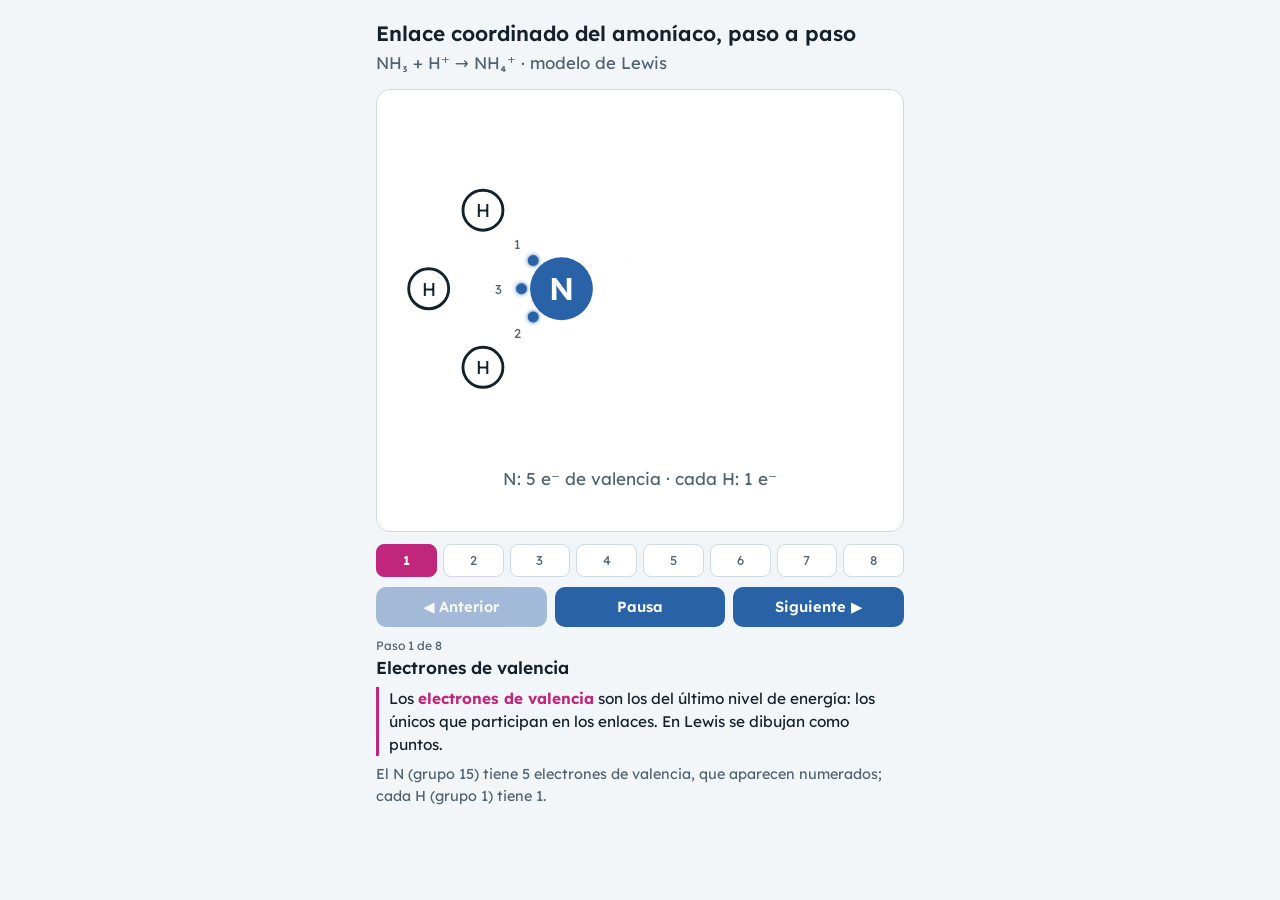
<file: recursos/enlace-coordiado-amoniaco.html>
<!DOCTYPE html>
<html lang="es">
<head>
<meta charset="utf-8">
<meta name="viewport" content="width=device-width, initial-scale=1, viewport-fit=cover">
<title>Enlace coordinado del amoníaco, paso a paso (Lewis)</title>
<link rel="stylesheet" href="https://fonts.googleapis.com/css2?family=Lexend:wght@400;600&display=swap">
<style>
:root{--bg:#f3f6f9;--surface:#fff;--ink:#14212b;--muted:#516270;--n:#2a62a8;--on:#fff;--pair:#c0267c;--h:#0e7c70;--line:#cfd9e1;
box-sizing:border-box;padding-top:env(safe-area-inset-top,0px);padding-bottom:env(safe-area-inset-bottom,0px)}
@media (prefers-color-scheme:dark){:root:not([data-theme="light"]){--bg:#0e1820;--surface:#15232d;--ink:#e8eff4;--muted:#9fb2c0;--n:#6aa9e8;--on:#0e1820;--pair:#ff7ac6;--h:#3fd0bd;--line:#2b3d4a}}
:root[data-theme="dark"]{--bg:#0e1820;--surface:#15232d;--ink:#e8eff4;--muted:#9fb2c0;--n:#6aa9e8;--on:#0e1820;--pair:#ff7ac6;--h:#3fd0bd;--line:#2b3d4a}
html{scroll-padding-top:env(safe-area-inset-top,0px)}
*{box-sizing:border-box}
body{margin:0;background:var(--bg);color:var(--ink);font-family:"Lexend",system-ui,-apple-system,"Segoe UI",sans-serif;line-height:1.5}
main{max-width:560px;margin:0 auto;padding:20px 16px 28px}
h1{font-size:1.3rem;line-height:1.25;margin:0 0 4px;font-weight:600}
.sub{margin:0 0 14px;color:var(--muted);font-size:1.05rem}
.stage{background:var(--surface);border:1px solid var(--line);border-radius:14px;padding:6px}
svg{display:block;width:100%;height:auto}
svg text{font-family:inherit;text-anchor:middle;dominant-baseline:central}
.dots{display:flex;gap:6px;margin:12px 0 0}
.dots button{flex:1;font:inherit;font-size:.8rem;padding:6px 0;border-radius:8px;border:1px solid var(--line);background:var(--surface);color:var(--muted);cursor:pointer}
.dots button[aria-current=step]{background:var(--pair);border-color:var(--pair);color:var(--on);font-weight:600}
.row{display:flex;gap:8px;margin:10px 0 4px}
.row button{flex:1;font:inherit;font-weight:600;font-size:.92rem;padding:9px 6px;border-radius:10px;border:0;background:var(--n);color:var(--on);cursor:pointer}
.row button:disabled{opacity:.4;cursor:default}
button:focus-visible{outline:3px solid var(--pair);outline-offset:2px}
.card{margin-top:10px;font-size:.96rem}
.card h2{font-size:1.08rem;margin:0 0 6px;font-weight:600}
.card h2 small{display:block;color:var(--muted);font-weight:400;font-size:.76rem}
.card p{margin:0 0 8px}
.card .def{border-left:3px solid var(--pair);padding-left:10px}
.card b{color:var(--pair)}
.card .see{color:var(--muted);font-size:.9rem}
</style>
</head>
<body>
<main>
<h1>Enlace coordinado del amoníaco, paso a paso</h1>
<p class="sub">NH₃ + H⁺ → NH₄⁺ · modelo de Lewis</p>
<div class="stage">
<svg viewBox="0 0 360 300" role="img" aria-label="Animación paso a paso, en el modelo de Lewis, del enlace coordinado entre NH₃ y H⁺">
<defs><filter id="gl" x="-100%" y="-100%" width="300%" height="300%"><feGaussianBlur stdDeviation="1.6" result="b"/><feMerge><feMergeNode in="b"/><feMergeNode in="SourceGraphic"/></feMerge></filter></defs>
<g id="sc"></g>
</svg>
</div>
<div class="dots" id="dots"></div>
<div class="row"><button id="pv" type="button">◀ Anterior</button><button id="au" type="button">Pausa</button><button id="nx" type="button">Siguiente ▶</button></div>
<div class="card" id="card"></div>
</main>
<script>
(function(){
var $=function(i){return document.getElementById(i)},PI=Math.PI,cos=Math.cos,sin=Math.sin;
var cl=function(x){return Math.min(1,Math.max(0,x))},es=function(x){return x*x*(3-2*x)},L=function(a,b,k){return a+(b-a)*k},f=function(n){return +n.toFixed(1)};
var C=function(x,y,r,a){return '<circle cx="'+f(x)+'" cy="'+f(y)+'" r="'+f(r)+'" '+(a||'')+'/>'};
var X=function(x,y,s,a){return '<text x="'+f(x)+'" y="'+f(y)+'" '+(a||'')+'>'+s+'</text>'};
var E=function(x,y,c,k,o){return k*o>.01?C(x,y,3.8*k,'fill="var('+c+')" filter="url(#gl)" opacity="'+o+'"'):''};
var N=[125,135],HS=[[70,80],[70,190],[32,135]],TH=HS.map(function(h){return Math.atan2(h[1]-N[1],h[0]-N[0])});
var SL=['N: 5 e⁻ de valencia · cada H: 1 e⁻','3 pares compartidos = 6 e⁻ enlazantes','6 + 2 = 8 e⁻ → octeto completo','H⁺: 0 e⁻ · orbital 1s vacío','el N dona el par · el H⁺ lo acepta','el par se dirige hacia el H⁺','','NH₄⁺: carga formal del N = 5 − 0 − 4 = +1'];
var ST=[
["Electrones de valencia","Los <b>electrones de valencia</b> son los del último nivel de energía: los únicos que participan en los enlaces. En Lewis se dibujan como puntos.","El N (grupo 15) tiene 5 electrones de valencia, que aparecen numerados; cada H (grupo 1) tiene 1."],
["Enlace covalente","Un <b>enlace covalente</b> es un par de electrones compartido entre dos átomos: cada uno aporta un electrón.","Cada electrón del H se junta con uno del N (azul y verde). Cada par compartido se dibuja como una raya: 3 enlaces N–H."],
["Par libre y octeto","Un <b>par libre</b> (o solitario) es un par de valencia que no forma enlace. La <b>regla del octeto</b> dice que los átomos tienden a rodearse de 8 electrones (el H, de 2).","El N usa 3 pares en enlaces (6 e⁻) y guarda 2 en un par libre (en rosa): 6 + 2 = 8."],
["El ion H⁺","Un <b>catión</b> es un átomo que perdió electrones. El H⁺ es un protón: sin electrones y con el orbital 1s vacío.","Al H de la derecha se le escapa el único electrón (−e⁻) y queda con carga +1 y un hueco que puede alojar 2 electrones."],
["Base y ácido de Lewis","Una <b>base de Lewis</b> dona un par de electrones; un <b>ácido de Lewis</b> lo acepta.","El NH₃ es la base (tiene par libre) y el H⁺ es el ácido (orbital vacío). Las líneas punteadas muestran su atracción."],
["Aproximación y flecha curva","La <b>flecha curva</b> indica el movimiento de un par de electrones: nace en el par y apunta adonde se formará el enlace.","El H⁺ se acerca al par libre del N y la flecha rosa va desde el par hacia el H⁺."],
["Enlace covalente coordinado","Un <b>enlace covalente coordinado</b> (o dativo) es un enlace covalente en el que los dos electrones los aporta un solo átomo, el donante; el aceptor no aporta ninguno.","El par rosa pasa a ser compartido y se forma la raya rosa (a veces se escribe N → H). El recuadro compara 1 + 1 con 2 + 0."],
["El ion amonio, NH₄⁺","La <b>carga formal</b> = e⁻ de valencia − e⁻ no enlazantes − ½ e⁻ enlazantes.","En el N: 5 − 0 − ½·8 = +1, por eso el ion es NH₄⁺. Ya formado, los 4 enlaces son idénticos (la raya rosa se vuelve igual) y forman un tetraedro de 109,5°."]
];
function scene(t,w){
 var s='',i,sh=es(cl(t-1)),k3=es(cl(t-3)),hx=L(300,215,es(cl(t-5))),b=es(cl(t-6)),b2=cl((t-6.4)/.4),ion=cl(t-7),eq=cl((t-7.3)/.5),mid=(N[0]+hx)/2,y=N[1];
 var pop=function(i){return t>=1?1:es(cl(t*6-i))},dop=1-cl((t-2)*2);
 // enlaces N–H y halos
 HS.forEach(function(h,i){var pl=.5+.5*sin(w*3+i*1.6);
  s+='<line x1="'+N[0]+'" y1="'+y+'" x2="'+h[0]+'" y2="'+h[1]+'" stroke="var(--n)" stroke-width="9" stroke-linecap="round" opacity="'+(.22*ion*pl)+'"/>';
  if(sh>.5)s+='<line x1="'+N[0]+'" y1="'+y+'" x2="'+h[0]+'" y2="'+h[1]+'" pathLength="1" stroke-dasharray="1" stroke-dashoffset="'+(1-cl((sh-.5)*2))+'" stroke="var(--ink)" stroke-width="2.5" stroke-linecap="round"/>'});
 s+='<line x1="'+N[0]+'" y1="'+y+'" x2="'+hx+'" y2="'+y+'" stroke="var(--n)" stroke-width="9" stroke-linecap="round" opacity="'+(.22*ion*(.5+.5*sin(w*3+5)))+'"/>';
 if(b>.01){s+='<line x1="'+(N[0]+22)+'" y1="'+y+'" x2="'+(hx-14)+'" y2="'+y+'" pathLength="1" stroke-dasharray="1" stroke-dashoffset="'+(1-b)+'" stroke="var(--pair)" stroke-width="4.5" stroke-linecap="round" opacity="'+(1-eq)+'"/>'
  +'<line x1="'+(N[0]+22)+'" y1="'+y+'" x2="'+(hx-14)+'" y2="'+y+'" stroke="var(--ink)" stroke-width="2.5" stroke-linecap="round" opacity="'+(eq*b)+'"/>'}
 // átomos
 HS.forEach(function(h){s+=C(h[0],h[1],14,'fill="var(--surface)" stroke="var(--ink)" stroke-width="2"')+X(h[0],h[1],'H','fill="var(--ink)" font-size="13"')});
 s+=C(N[0],y,22,'fill="var(--n)"')+X(N[0],y,'N','fill="var(--on)" font-size="22" font-weight="600"');
 // H de la derecha: pierde su electrón y se vuelve H⁺
 var ra=cl((t-2.85)*6),hol=ra*k3*(1-b2),sol=ra*(1-k3*(1-b2)),hc=k3>.5&&b2<.5;
 s+=C(hx,y,14,'fill="var(--surface)" stroke="var(--ink)" stroke-width="2" opacity="'+sol+'"')+C(hx,y,14,'fill="var(--surface)" stroke="var(--h)" stroke-width="2.5" stroke-dasharray="4 3" opacity="'+hol+'"')
  +X(hx,y,hc?'H⁺':'H','fill="var('+(hc?'--h':'--ink')+')" font-size="13" opacity="'+ra+'"');
 if(k3<1&&ra>0){var a=w*2.2;s+=E(hx+14*cos(a)+k3*60,y+14*sin(a)-k3*26,'--h',1,ra*(1-cl(k3*1.3)))}
 s+=X(hx+44,y-38,'−e⁻','fill="var(--h)" font-size="12" opacity="'+(cl((k3-.3)*3)*(1-cl((t-4)*3)))+'"');
 s+=C(hx+14,y-17,7,'fill="var(--surface)" stroke="var(--h)" stroke-width="1.5" opacity="'+(cl((k3-.5)*3)*(1-b2))+'"')+X(hx+14,y-17,'+','fill="var(--h)" font-size="11" font-weight="600" opacity="'+(cl((k3-.5)*3)*(1-b2))+'"');
 var vo=cl(t-3.5)*(1-cl((t-6)*2));
 s+=C(hx,y,21+2*sin(w*3),'fill="none" stroke="var(--h)" stroke-dasharray="2 3" opacity="'+(vo*.8)+'"')+X(hx,y+32,'orbital 1s vacío','fill="var(--h)" font-size="9" opacity="'+vo+'"');
 // electrones de enlace N–H
 HS.forEach(function(h,i){var c=cos(TH[i]),sn=sin(TH[i]),mx=(N[0]+h[0])/2,my=(y+h[1])/2;
  s+=E(L(N[0]+28*c,mx+3.6*sn,sh),L(y+28*sn,my-3.6*c,sh),'--n',pop(i),dop)+E(L(h[0]-22*c,mx-3.6*sn,sh),L(h[1]-22*sn,my+3.6*c,sh),'--h',pop(5),dop);
  s+=X(N[0]+44*c,y+44*sn,i+1,'fill="var(--muted)" font-size="9" opacity="'+(pop(i)*(1-cl((t-1)*3)))+'"')});
 // par libre (que luego se dona)
 var lx=[L(N[0]+28,mid-5,b),L(N[0]+28,mid+5,b)],ly=[L(y-6,y,b),L(y+6,y,b)],pk=cl((t-2)*4),pO=1-cl((t-7)*2.5);
 s+=X(N[0]+46,y-20,'4','fill="var(--muted)" font-size="9" opacity="'+(pop(3)*(1-cl((t-1)*3)))+'"')+X(N[0]+46,y+22,'5','fill="var(--muted)" font-size="9" opacity="'+(pop(4)*(1-cl((t-1)*3)))+'"');
 s+=C((lx[0]+lx[1])/2,(ly[0]+ly[1])/2,13+3*sin(w*4),'fill="var(--pair)" opacity="'+(.2*cl(t-2)*(1-cl(t-6.1))*(1-b*.5))+'"');
 for(i=0;i<2;i++)s+=E(lx[i],ly[i],'--n',pop(3+i),(1-pk)*pO)+E(lx[i],ly[i],'--pair',pop(3+i)*1.2,pk*pO);
 var lo=cl(t-2.1)*(1-cl((t-3.2)*2));
 s+=X(N[0]+66,y+40,'par libre','fill="var(--pair)" font-size="11" font-weight="600" opacity="'+lo+'"');
 // octeto y dueto
 var o1=cl(t-2)*(1-cl((t-3.2)*1.25)),o2=cl(t-7.2),ro=Math.max(o1,o2);
 s+='<circle cx="'+N[0]+'" cy="'+y+'" r="38" pathLength="1" stroke-dasharray="1" stroke-dashoffset="'+(1-cl(t-2))+'" transform="rotate(-90 '+N[0]+' '+y+')" fill="none" stroke="var(--n)" stroke-width="2" opacity="'+ro+'"/>'
  +X(N[0],y-50,o2>o1?'8 e⁻ (octeto)':'6 + 2 = 8 e⁻','fill="var(--n)" font-size="11" font-weight="600" opacity="'+ro+'"');
 HS.concat([[hx,y]]).forEach(function(h){s+=C(h[0],h[1],20,'fill="none" stroke="var(--h)" stroke-width="1.6" stroke-dasharray="3 3" opacity="'+o2+'"')});
 s+=X(hx,y+34,'2 e⁻ (dueto)','fill="var(--h)" font-size="9" opacity="'+o2+'"');
 // base y ácido de Lewis
 var a4=cl(t-4)*(1-cl((t-5.05)*4));
 [-1,0,1].forEach(function(j){s+='<path d="M164 '+(y+j*4)+'C200 '+(y+j*22)+' 250 '+(y+j*22)+' 284 '+(y+j*4)+'" fill="none" stroke="var(--pair)" stroke-width="1.5" stroke-dasharray="4 5" stroke-dashoffset="'+f(-w*22)+'" opacity="'+(.6*a4)+'"/>'});
 s+=X(170,96,'BASE de Lewis','fill="var(--pair)" font-size="11" font-weight="600" opacity="'+a4+'"')+X(170,110,'dona el par','fill="var(--pair)" font-size="9" opacity="'+a4+'"')
  +X(300,96,'ÁCIDO de Lewis','fill="var(--h)" font-size="11" font-weight="600" opacity="'+a4+'"')+X(300,110,'acepta el par','fill="var(--h)" font-size="9" opacity="'+a4+'"');
 // flecha curva
 var ap=cl((t-5.2)/.7),af=1-cl((t-6.4)*2.5);
 if(ap>0)s+='<g opacity="'+af+'" fill="none" stroke="var(--pair)" stroke-width="2.4" stroke-linecap="round"><path pathLength="1" stroke-dasharray="1" stroke-dashoffset="'+(1-ap)+'" d="M'+(N[0]+28)+' '+(y-12)+'C'+(N[0]+40)+' '+(y-62)+' '+(hx-16)+' '+(y-62)+' '+(hx-5)+' '+(y-20)+'"/>'+(ap>.97?'<polygon fill="var(--pair)" stroke="none" points="'+(hx-5)+','+(y-14)+' '+(hx-12)+','+(y-26)+' '+(hx+2)+','+(y-27)+'"/>':'')+'</g>'+X(mid,y-76,'movimiento del par','fill="var(--pair)" font-size="10" opacity="'+(ap*af)+'"');
 // etiqueta del enlace dativo y carga formal
 var nh=cl(t-6.6)*(1-eq);
 s+=X(mid,y-20,'N → H','fill="var(--pair)" font-size="12" font-weight="600" opacity="'+nh+'"')+X(mid,y+20,'enlace dativo','fill="var(--pair)" font-size="9" opacity="'+nh+'"');
 var fc=cl((t-7.3)*4);
 s+=C(N[0]+17,y-27,8,'fill="var(--surface)" stroke="var(--pair)" stroke-width="1.5" opacity="'+fc+'"')+X(N[0]+17,y-27,'+','fill="var(--pair)" font-size="12" font-weight="600" opacity="'+fc+'"');
 // corchetes del ion
 s+='<g opacity="'+ion+'" fill="none" stroke="var(--ink)" stroke-width="2.5" stroke-linecap="round"><path d="M16 30H8V226H16"/><path d="M232 30H240V226H232"/>'+X(252,42,'+','fill="var(--ink)" stroke="none" font-size="20" font-weight="600"')+'</g>';
 // comparación 1+1 vs 2+0
 var tr=cl((t-6.4)*3)*(1-cl((t-7)*3));
 if(tr>0){var d1=cl((t-6.5)*4),d2=cl((t-6.8)*4);
  s+='<g opacity="'+tr+'" font-size="11"><rect x="10" y="238" width="340" height="54" rx="10" fill="var(--surface)" stroke="var(--line)"/>'
  +X(22,254,'Covalente normal','text-anchor="start" fill="var(--muted)"')+C(150,254,4.5,'fill="var(--n)"')+C(166,254,4.5,'fill="var(--h)"')+X(184,254,'1 + 1 e⁻ (uno cada uno)','text-anchor="start" fill="var(--muted)"')
  +X(22,277,'Coordinado','text-anchor="start" fill="var(--pair)" font-weight="600"')+C(150,277,4.5*d1,'fill="var(--pair)"')+C(166,277,4.5*d1,'fill="var(--pair)"')+C(184,277,4.5,'fill="none" stroke="var(--h)" stroke-dasharray="2 2"')+X(198,277,'2 + 0 e⁻ (los pone el N)','text-anchor="start" fill="var(--pair)" opacity="'+d2+'"')+'</g>'}
 // tetraedro
 var te=cl((t-7.5)*2);
 if(te>0)s+='<g opacity="'+te+'"><g stroke="var(--line)" stroke-width="1.6" fill="none" stroke-linejoin="round"><path d="M318 172L292 208L318 226L344 208ZM318 172L318 226"/><path d="M292 208L344 208" stroke-dasharray="3 3"/></g>'
  +C(318,172,3.5,'fill="var(--h)"')+C(292,208,3.5,'fill="var(--h)"')+C(318,226,3.5,'fill="var(--h)"')+C(344,208,3.5,'fill="var(--h)"')+C(318,200,5,'fill="var(--n)"')+X(318,243,'tetraedro · 109,5°','fill="var(--muted)" font-size="9"')+'</g>';
 // línea de estado
 var st=Math.min(7,Math.max(0,Math.ceil(t-1e-6)-1));
 if(SL[st])s+=X(180,268,SL[st],'fill="var(--muted)" font-size="12" opacity="'+cl((t-st)*5)+'"');
 return s}
var tau=0,target=1,auto=true,hold=0,last=0,w=0,cs=-1,RED=window.matchMedia&&window.matchMedia('(prefers-reduced-motion: reduce)').matches;
var dots=$('dots');
for(var k=0;k<8;k++)(function(k){var b=document.createElement('button');b.type='button';b.textContent=k+1;b.setAttribute('aria-label','Paso '+(k+1));b.onclick=function(){auto=false;target=k+1;ui()};dots.appendChild(b)})(k);
function ui(){$('au').textContent=auto?'Pausa':(tau>=8?'Repetir':'Auto');$('pv').disabled=Math.round(target)<=1;$('nx').disabled=Math.round(target)>=8}
function card(s){var c=ST[s];$('card').innerHTML='<h2><small>Paso '+(s+1)+' de 8</small>'+c[0]+'</h2><p class="def">'+c[1]+'</p><p class="see">'+c[2]+'</p>';
 Array.prototype.forEach.call(dots.children,function(b,i){if(i==s)b.setAttribute('aria-current','step');else b.removeAttribute('aria-current')})}
$('pv').onclick=function(){auto=false;target=Math.max(1,Math.round(target)-1);ui()};
$('nx').onclick=function(){auto=false;target=Math.min(8,Math.round(target)+1);ui()};
$('au').onclick=function(){if(auto){auto=false}else{if(tau>=8){tau=0;target=1}auto=true;hold=0}ui()};
function frame(now){var dt=Math.min(.1,(now-last)/1000);last=now;w=RED?0:now/1000;
 if(tau!==target){var d=target-tau,sp=Math.max(1,Math.abs(d)*1.5)/2.6;tau=RED?target:tau+(d>0?1:-1)*Math.min(Math.abs(d),sp*dt);if(tau===target){hold=now+1800;ui()}}
 else if(auto&&now>hold){if(target<8){target++}else{auto=false;ui()}}
 var s=Math.min(7,Math.max(0,Math.ceil(tau-1e-6)-1));if(s!==cs){cs=s;card(s)}
 $('sc').innerHTML=scene(tau,w);requestAnimationFrame(frame)}
if(RED){auto=false;tau=target=1}
ui();requestAnimationFrame(frame);
})();
</script>
</body>
</html>
</file>
